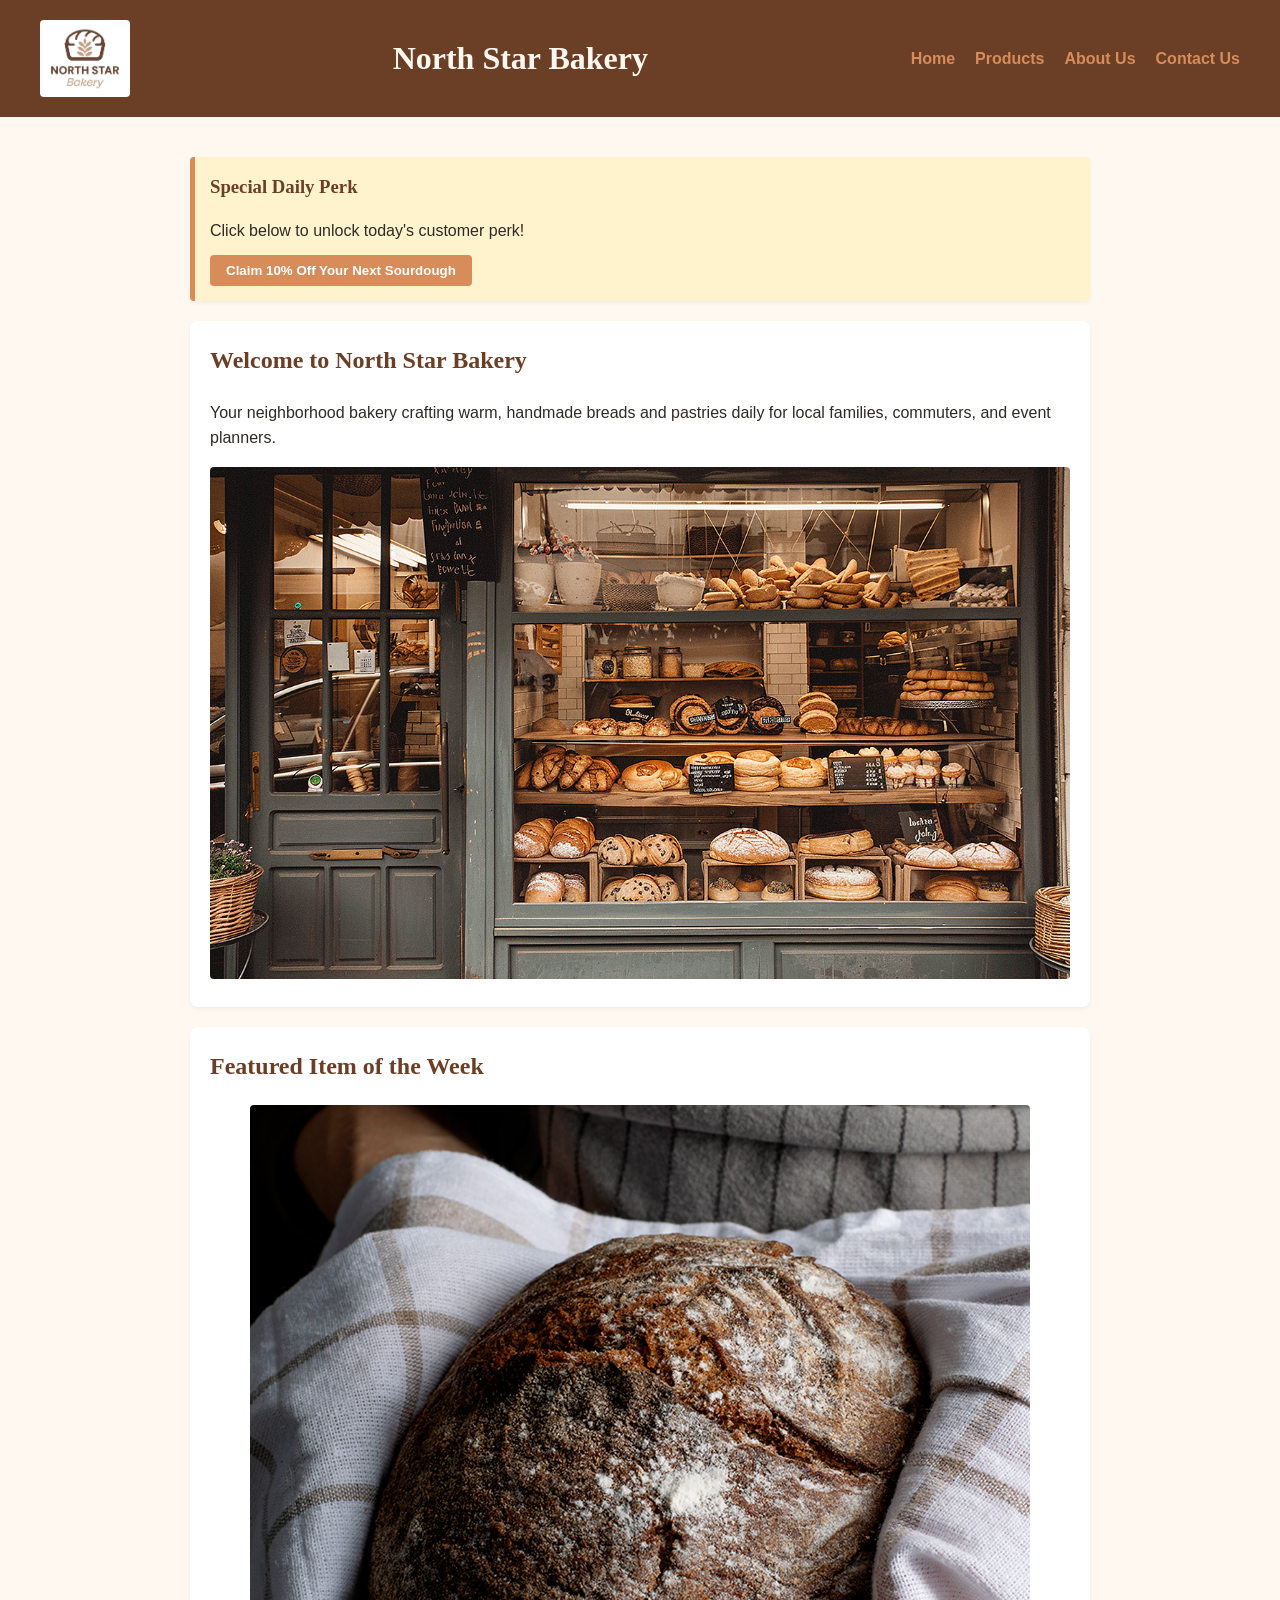
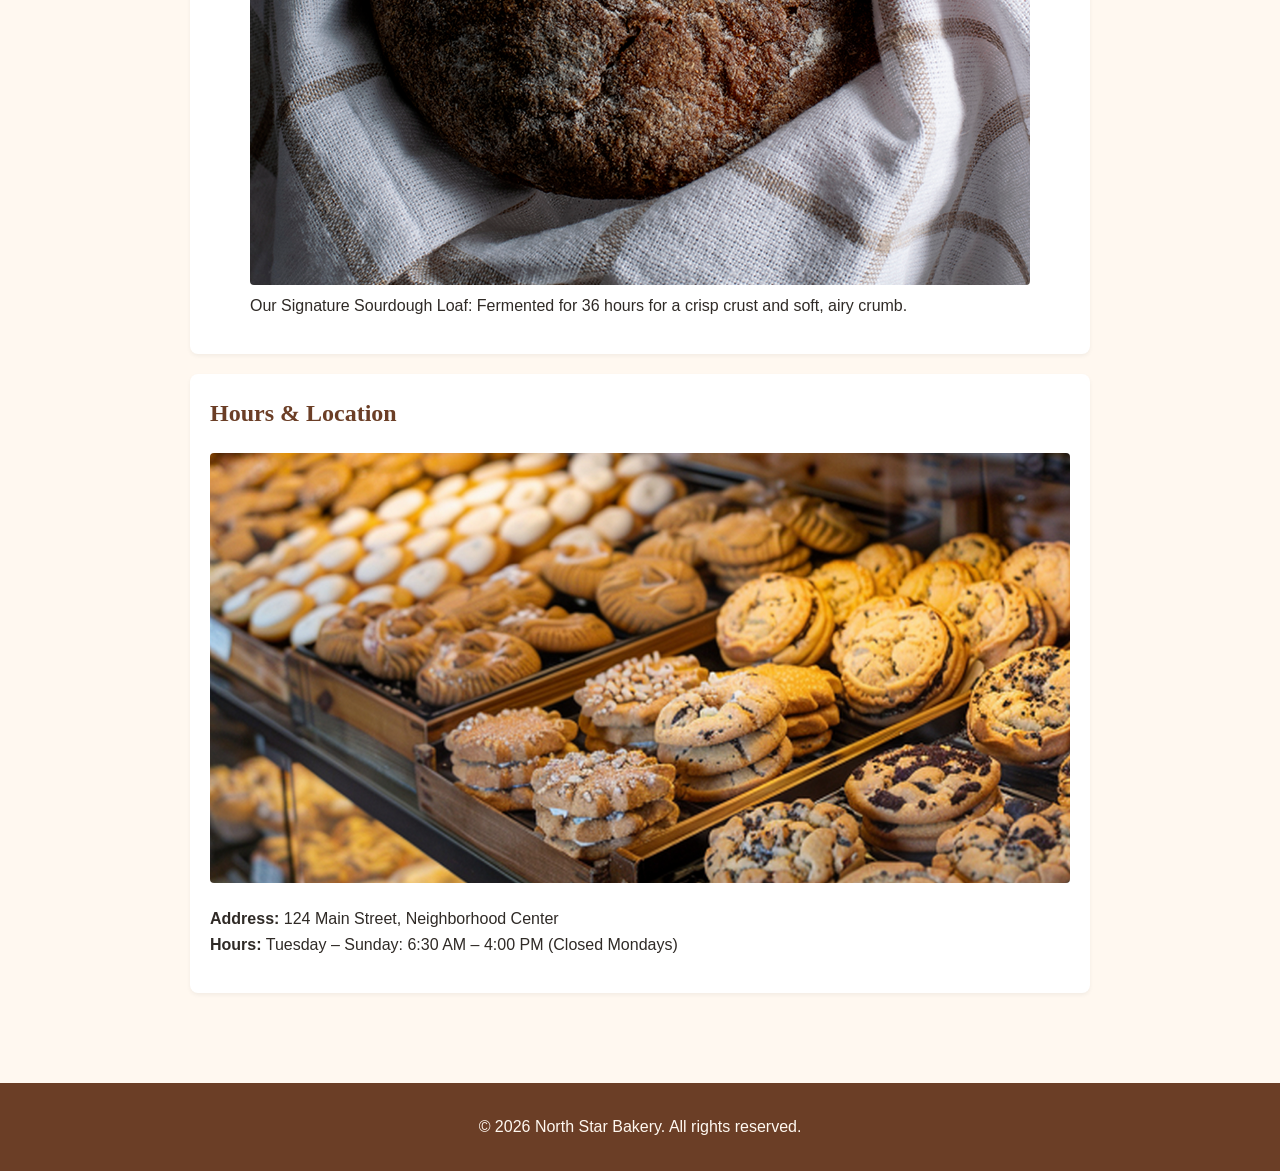
<file: index.html>
<!DOCTYPE html>
<html lang="en">

<head>
    <meta charset="UTF-8">
    <meta name="viewport" content="width=device-width, initial-scale=1.0">
    <title>North Star Bakery - Home</title>
    <link rel="stylesheet" href="styles.css">
    <script src="script.js" defer></script>
</head>

<body>
    <header>
        <img src="images/bakery-logo_c.png" alt="North Star Bakery logo" width="90" height="70">
        <h1>North Star Bakery</h1>
        <nav>
            <ul>
                <li><a href="index.html">Home</a></li>
                <li><a href="products.html">Products</a></li>
                <li><a href="about.html">About Us</a></li>
                <li><a href="contact.html">Contact Us</a></li>
            </ul>
        </nav>
    </header>

    <main>
        <section class="perk-card">
            <h3>Special Daily Perk</h3>
            <p id="perk-text">Click below to unlock today's customer perk!</p>
            <button id="perk-btn" type="button">Claim 10% Off Your Next Sourdough</button>
        </section>
        <section>
            <h2>Welcome to North Star Bakery</h2>
            <p>Your neighborhood bakery crafting warm, handmade breads and pastries daily for local families, commuters,
                and event planners.</p>
            <img src="images/bakery-storefront_c.png"
                alt="The cozy brick storefront of North Star Bakery with warm window lights">
        </section>

        <section>
            <h2>Featured Item of the Week</h2>
            <figure>
                <img src="images/bakery-signature-loaf_c.png"
                    alt="A freshly baked signature sourdough loaf featuring an intricate flour-dusted score mark">
                <figcaption>Our Signature Sourdough Loaf: Fermented for 36 hours for a crisp crust and soft, airy crumb.
                </figcaption>
            </figure>
        </section>

        <section>
            <h2>Hours &amp; Location</h2>
            <picture>
                <source media="(min-width: 768px)" srcset="images/bakery-feature-large_c.png">
                <img src="images/bakery-feature-small_c.png"
                    alt="Bakers dusting rustic wooden tables with flour during morning preparations">
            </picture>
            <p><strong>Address:</strong> 124 Main Street, Neighborhood Center<br>
                <strong>Hours:</strong> Tuesday – Sunday: 6:30 AM – 4:00 PM (Closed Mondays)
            </p>
        </section>
    </main>

    <footer>
        <p>&copy; 2026 North Star Bakery. All rights reserved.</p>
    </footer>
</body>

</html>
</file>
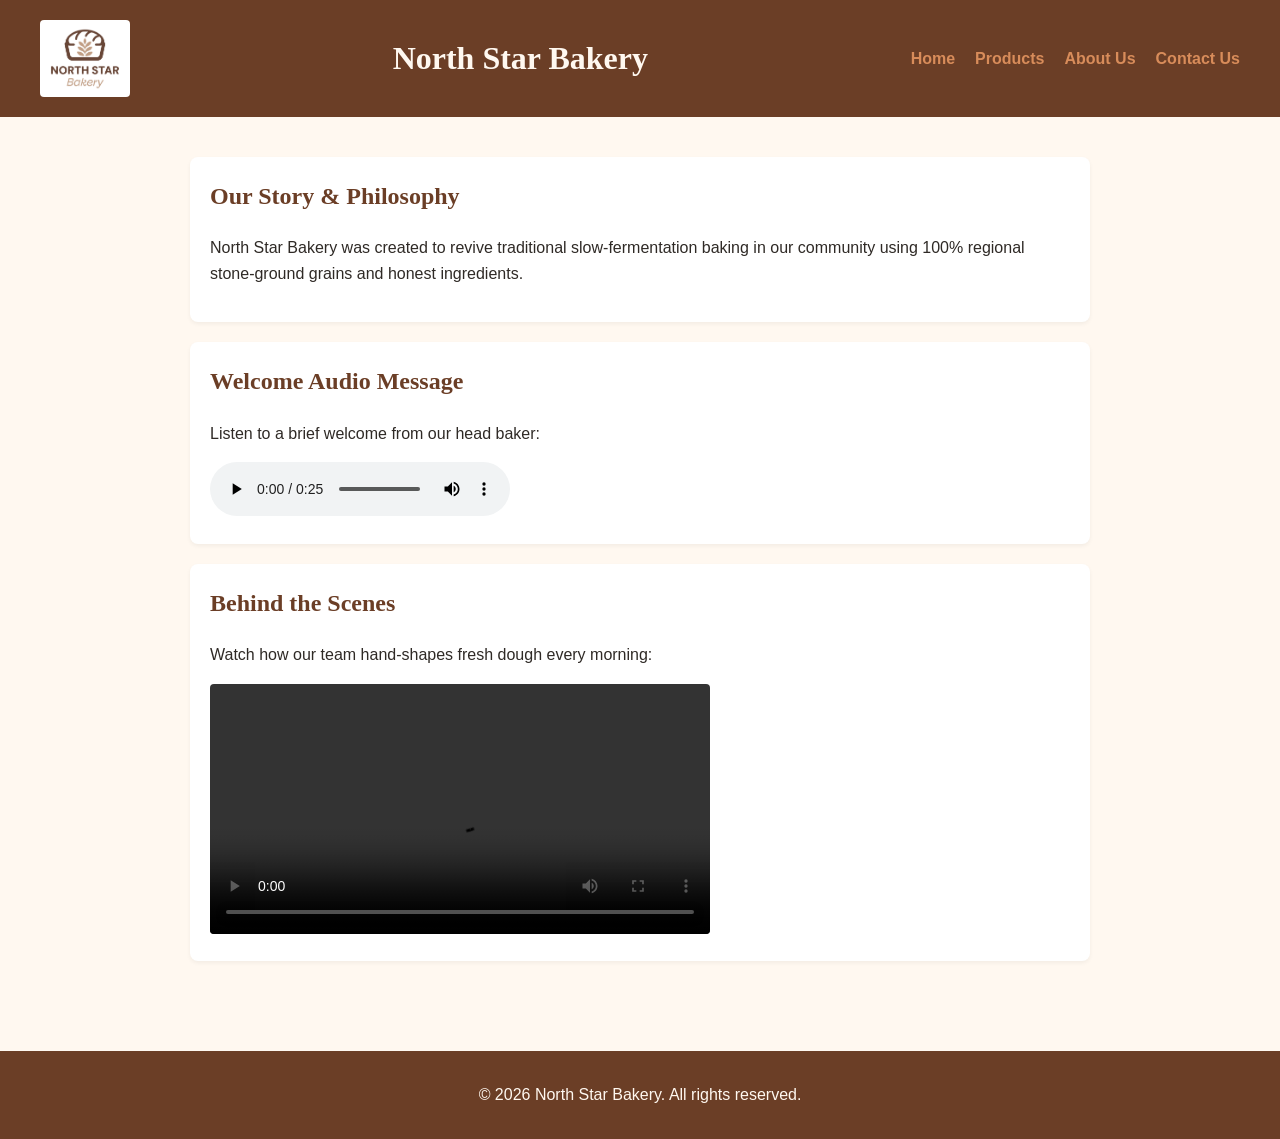
<file: about.html>
<!DOCTYPE html>
<html lang="en">
<head>
    <meta charset="UTF-8">
    <meta name="viewport" content="width=device-width, initial-scale=1.0">
    <title>About Us - North Star Bakery</title>
    <link rel="stylesheet" href="styles.css">
</head>
<body>
    <header>
        <img src="images/bakery-logo_c.png" alt="North Star Bakery logo" width="90" height="70">
        <h1>North Star Bakery</h1>
        <nav>
            <ul>
                <li><a href="index.html">Home</a></li>
                <li><a href="products.html">Products</a></li>
                <li><a href="about.html">About Us</a></li>
                <li><a href="contact.html">Contact Us</a></li>
            </ul>
        </nav>
    </header>

    <main>
        <section>
            <h2>Our Story &amp; Philosophy</h2>
            <p>North Star Bakery was created to revive traditional slow-fermentation baking in our community using 100% regional stone-ground grains and honest ingredients.</p>
        </section>

        <section>
            <h2>Welcome Audio Message</h2>
            <p>Listen to a brief welcome from our head baker:</p>
            <audio controls>
                <source src="media/bakery-welcome_c.mp3" type="audio/mpeg">
                Your browser does not support the audio element. <a href="media/bakery-welcome.mp3">Download audio greeting</a>.
            </audio>
        </section>

        <section>
            <h2>Behind the Scenes</h2>
            <p>Watch how our team hand-shapes fresh dough every morning:</p>
            <video controls width="500">
                <source src="media/bakery-behind-scenes_c.mp4" type="video/mp4">
                Your browser does not support video playback. <a href="media/bakery-behind-scenes_c.mp4">Download video</a>.
            </video>
        </section>
    </main>

    <footer>
        <p>&copy; 2026 North Star Bakery. All rights reserved.</p>
    </footer>
</body>
</html>
</file>
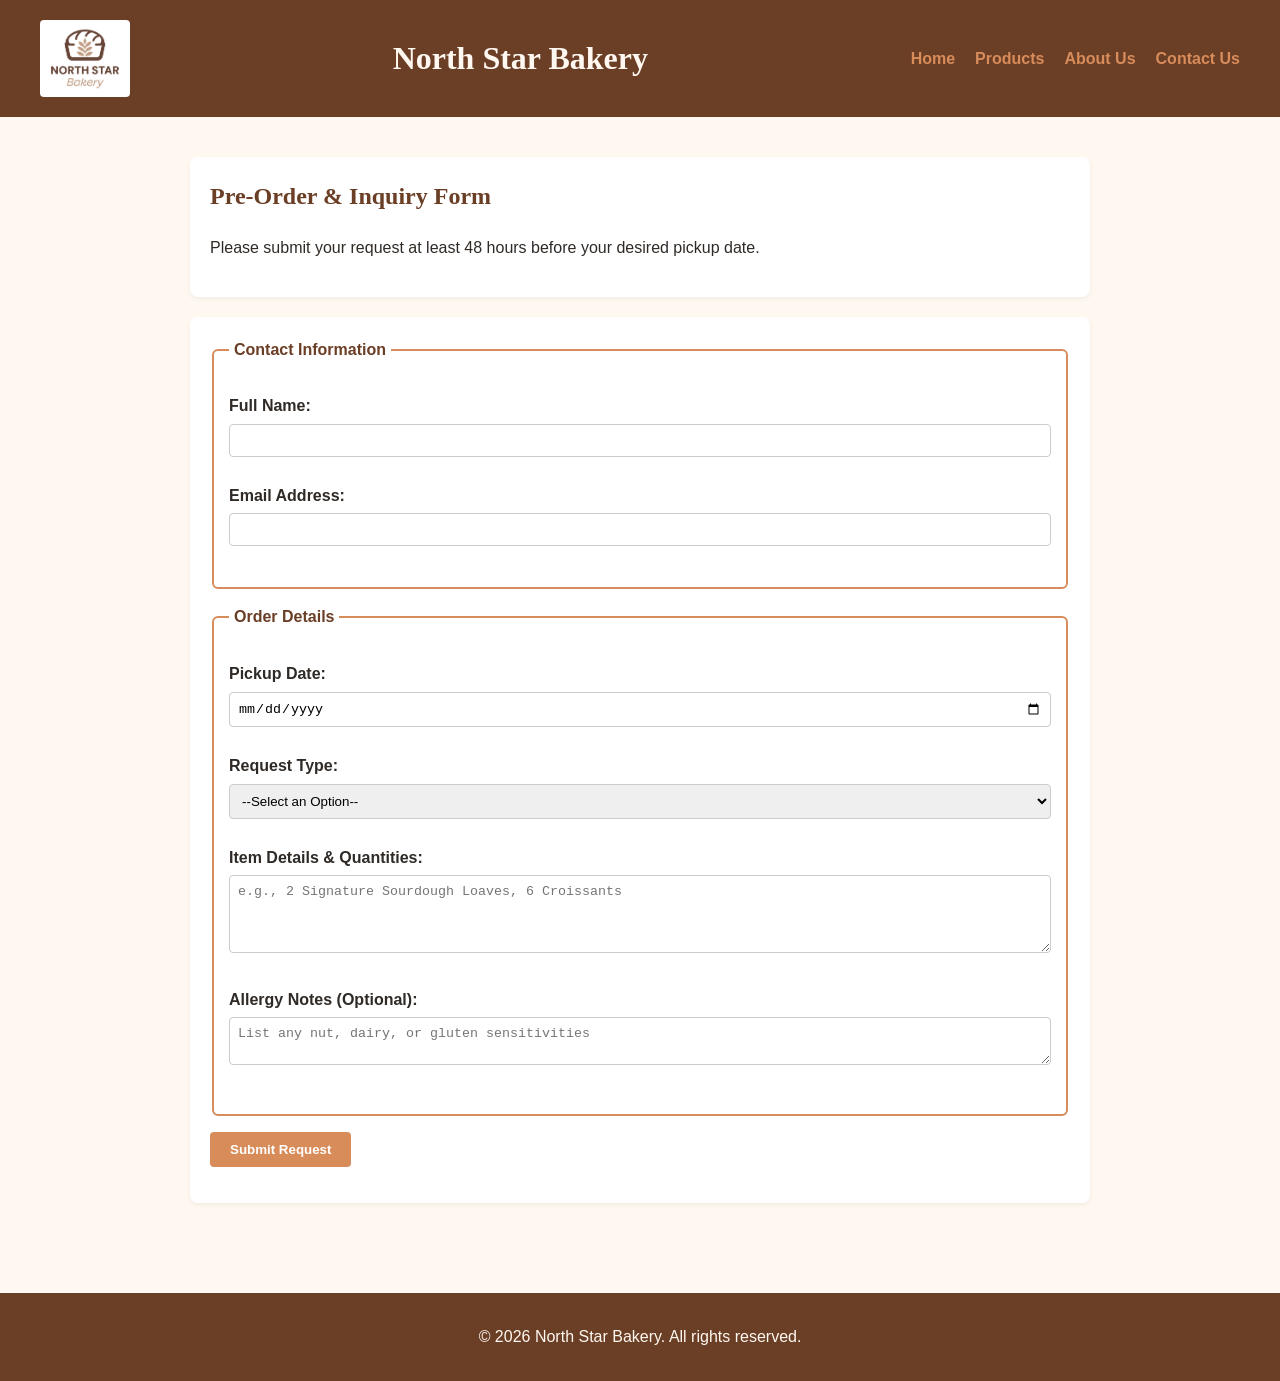
<file: contact.html>
<!DOCTYPE html>
<html lang="en">
<head>
    <meta charset="UTF-8">
    <meta name="viewport" content="width=device-width, initial-scale=1.0">
    <title>Contact Us - North Star Bakery</title>
    <link rel="stylesheet" href="styles.css">
    <script src="script.js" defer></script>
</head>
<body>
    <header>
        <img src="images/bakery-logo_c.png" alt="North Star Bakery logo" width="90" height="70">
        <h1>North Star Bakery</h1>
        <nav>
            <ul>
                <li><a href="index.html">Home</a></li>
                <li><a href="products.html">Products</a></li>
                <li><a href="about.html">About Us</a></li>
                <li><a href="contact.html">Contact Us</a></li>
            </ul>
        </nav>
    </header>

    <main>
        <section>
            <h2>Pre-Order &amp; Inquiry Form</h2>
            <p>Please submit your request at least 48 hours before your desired pickup date.</p>
        </section>

        <section>
            <form action="#" method="POST">
                <fieldset>
                    <legend>Contact Information</legend>
                    <p>
                        <label for="name">Full Name:</label>
                        <input type="text" id="name" name="name">
                    </p>
                    <p>
                        <label for="email">Email Address:</label>
                        <input type="email" id="email" name="email">
                    </p>
                </fieldset>

                <fieldset>
                    <legend>Order Details</legend>
                    <p>
                        <label for="pickup-date">Pickup Date:</label>
                        <input type="date" id="pickup-date" name="pickup-date" >
                    </p>
                    <p>
                        <label for="request-type">Request Type:</label>
                        <select id="request-type" name="request-type" >
                            <option value="">--Select an Option--</option>
                            <option value="pre-order">Product Pre-Order</option>
                            <option value="question">General Question</option>
                            <option value="catering">Catering Inquiry</option>
                        </select>
                    </p>
                    <p>
                        <label for="item-details">Item Details &amp; Quantities:</label>
                        <textarea id="item-details" name="item-details" rows="4" placeholder="e.g., 2 Signature Sourdough Loaves, 6 Croissants" ></textarea>
                    </p>
                    <p>
                        <label for="allergies">Allergy Notes (Optional):</label>
                        <textarea id="allergies" name="allergies" rows="2" placeholder="List any nut, dairy, or gluten sensitivities"></textarea>
                    </p>
                </fieldset>

                <p>
                    <button type="submit">Submit Request</button>
                </p>
            </form>
        </section>
    </main>

    <footer>
        <p>&copy; 2026 North Star Bakery. All rights reserved.</p>
    </footer>
</body>
</html>
</file>
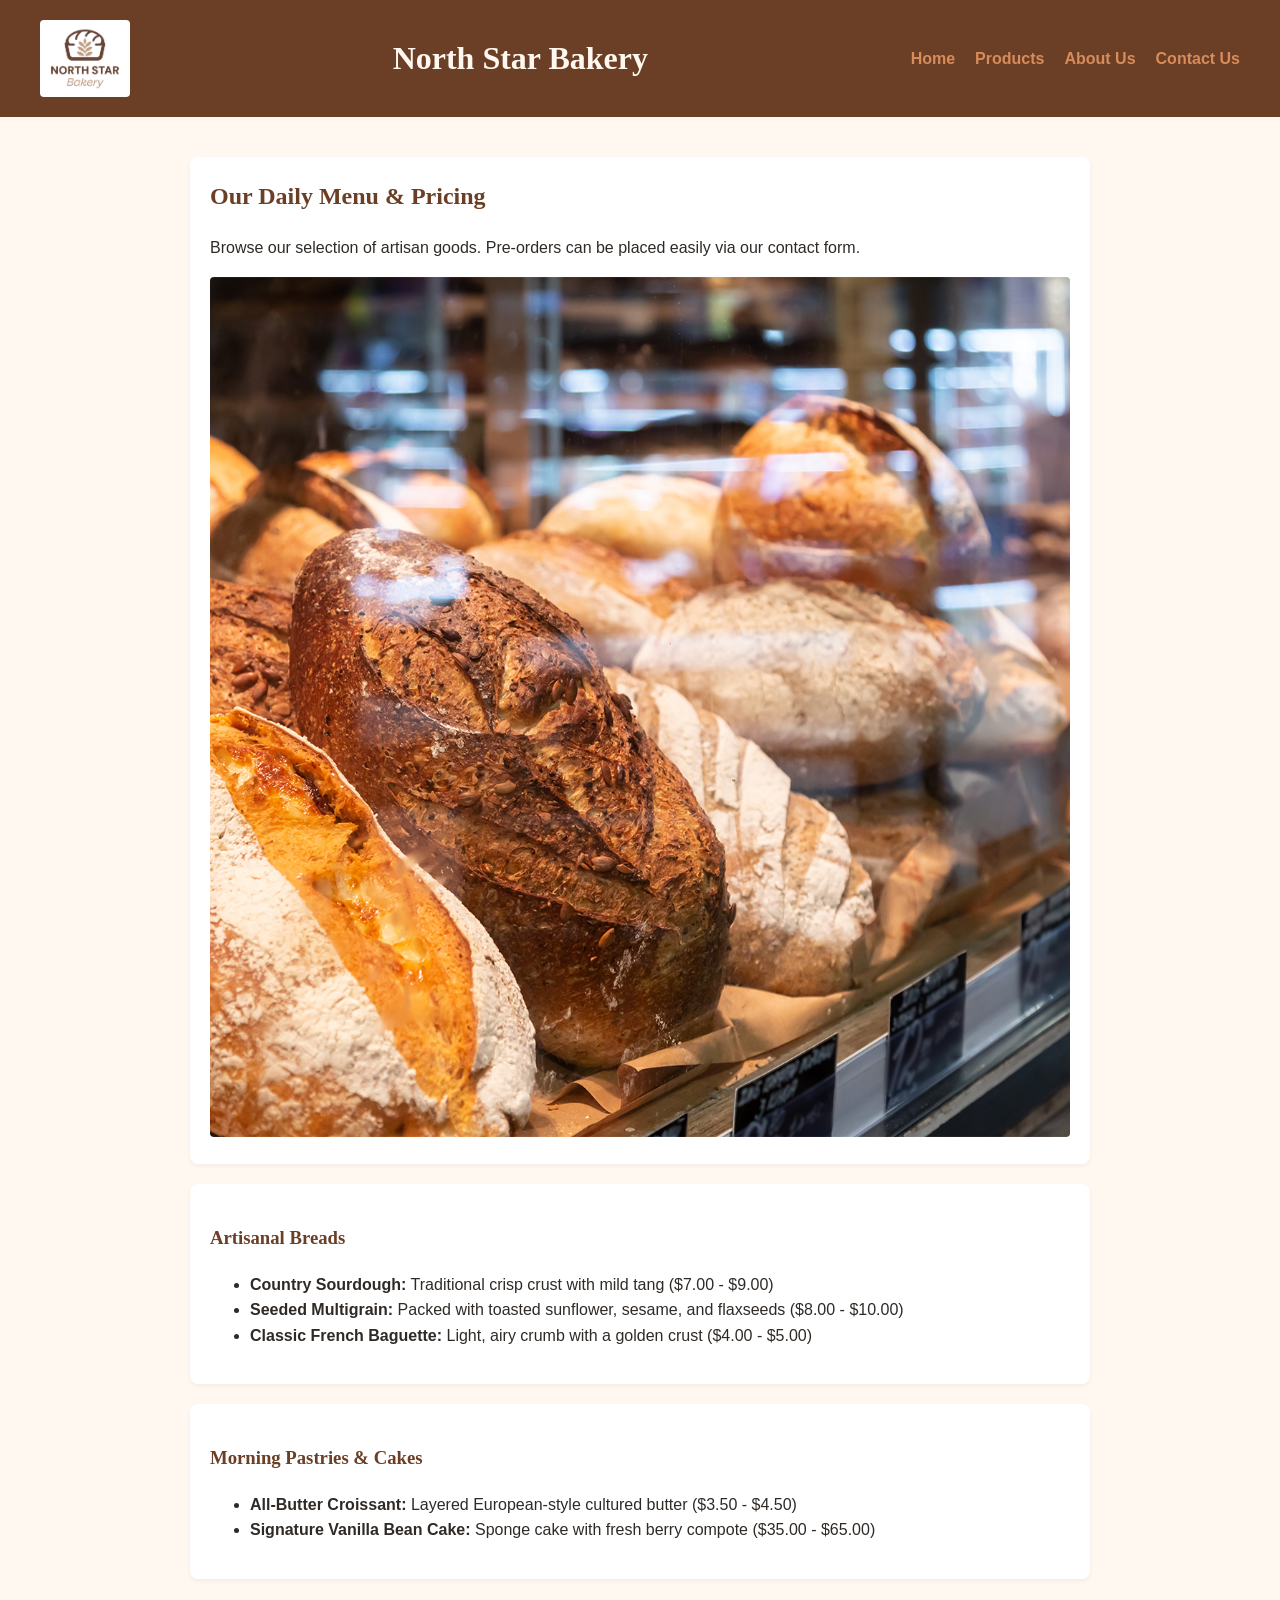
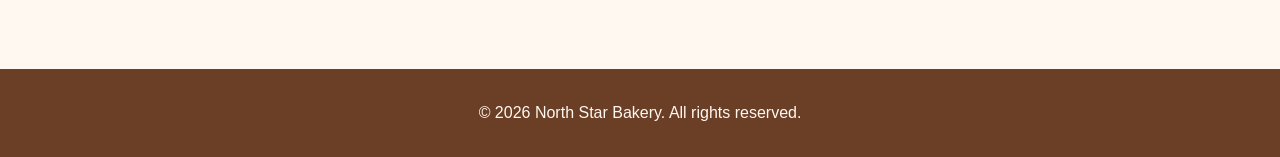
<file: products.html>
<!DOCTYPE html>
<html lang="en">
<head>
    <meta charset="UTF-8">
    <meta name="viewport" content="width=device-width, initial-scale=1.0">
    <title>Products &amp; Pricing - North Star Bakery</title>
    <link rel="stylesheet" href="styles.css">
</head>
<body>
    <header>
        <img src="images/bakery-logo_c.png" alt="North Star Bakery logo" width="90" height="70">
        <h1>North Star Bakery</h1>
        <nav>
            <ul>
                <li><a href="index.html">Home</a></li>
                <li><a href="products.html">Products</a></li>
                <li><a href="about.html">About Us</a></li>
                <li><a href="contact.html">Contact Us</a></li>
            </ul>
        </nav>
    </header>

    <main>
        <section>
            <h2>Our Daily Menu &amp; Pricing</h2>
            <p>Browse our selection of artisan goods. Pre-orders can be placed easily via our contact form.</p>
            <img src="images/bakery-bread_c.png" alt="An assortment of freshly baked artisan bread loaves and baguettes in woven baskets">
        </section>

        <section>
            <h3>Artisanal Breads</h3>
            <ul>
                <li><strong>Country Sourdough:</strong> Traditional crisp crust with mild tang ($7.00 - $9.00)</li>
                <li><strong>Seeded Multigrain:</strong> Packed with toasted sunflower, sesame, and flaxseeds ($8.00 - $10.00)</li>
                <li><strong>Classic French Baguette:</strong> Light, airy crumb with a golden crust ($4.00 - $5.00)</li>
            </ul>
        </section>

        <section>
            <h3>Morning Pastries &amp; Cakes</h3>
            <ul>
                <li><strong>All-Butter Croissant:</strong> Layered European-style cultured butter ($3.50 - $4.50)</li>
                <li><strong>Signature Vanilla Bean Cake:</strong> Sponge cake with fresh berry compote ($35.00 - $65.00)</li>
            </ul>
        </section>
    </main>

    <footer>
        <p>&copy; 2026 North Star Bakery. All rights reserved.</p>
    </footer>
</body>
</html>
</file>
<file: styles.css>
/* Color Palette & Base Styles */
body {
    background-color: #FFF8F0;
    color: #2F2A26;
    font-family: Arial, sans-serif;
    margin: 0;
    padding: 0;
    line-height: 1.6;
}

header {
    background-color: #6B3E26;
    color: #FFF8F0;
    padding: 20px;
    display: flex;
    flex-direction: column;
    align-items: center;
    gap: 15px;
}

h1, h2, h3 {
    font-family: Georgia, "Times New Roman", serif;
    color: #6B3E26;
}

header h1 {
    color: #FFF8F0;
    margin: 0;
    font-size: 2rem;
}

nav ul {
    list-style: none;
    padding: 0;
    margin: 0;
    display: flex;
    flex-direction: column;
    align-items: center;
    gap: 10px;
}

nav a {
    color: #D88C5A;
    text-decoration: none;
    font-weight: bold;
    transition: color 0.2s ease;
}

nav a:hover {
    color: #FFF8F0;
}

main {
    padding: 20px;
    max-width: 900px;
    margin: 0 auto;
}

section {
    background-color: #ffffff;
    padding: 20px;
    margin-bottom: 20px;
    border-radius: 8px;
    box-shadow: 0 2px 4px rgba(0,0,0,0.05);
}

section h2 {
    margin-top: 0;
}

img, picture img, video {
    max-width: 100%;
    height: auto;
    border-radius: 4px;
}

fieldset {
    border: 2px solid #D88C5A;
    border-radius: 6px;
    padding: 15px;
    margin-bottom: 15px;
}

legend {
    font-weight: bold;
    color: #6B3E26;
    padding: 0 5px;
}

label {
    display: block;
    margin-bottom: 5px;
    font-weight: bold;
}

/* Simple Eye-Catching Alert Banner Style */
.perk-card {
    background-color: #FFF3CD;
    border-left: 5px solid #D88C5A;
    padding: 15px;
    border-radius: 4px;
    margin-bottom: 20px;
}

.perk-card h3 {
    color: #6B3E26;
    margin-top: 0;
    margin-bottom: 8px;
}

.perk-card p {
    color: #2F2A26;
    margin-bottom: 12px;
}

#perk-btn {
    background-color: #D88C5A;
    color: #ffffff;
    padding: 8px 16px;
    border: none;
    border-radius: 4px;
    font-weight: bold;
    cursor: pointer;
}

#perk-btn:hover {
    background-color: #6B3E26;
}

#perk-btn:disabled {
    background-color: #ccc;
    color: #666;
    cursor: not-allowed;
}

input[type="text"],
input[type="email"],
input[type="date"],
select,
textarea {
    width: 100%;
    padding: 8px;
    margin-bottom: 10px;
    border: 1px solid #ccc;
    border-radius: 4px;
    box-sizing: border-box;
}

button[type="submit"] {
    background-color: #D88C5A;
    color: white;
    padding: 10px 20px;
    border: none;
    border-radius: 4px;
    font-weight: bold;
    cursor: pointer;
}

button[type="submit"]:hover {
    background-color: #6B3E26;
}

footer {
    background-color: #6B3E26;
    color: #FFF8F0;
    text-align: center;
    padding: 15px;
    margin-top: 30px;
}

/* Responsive Media Query for Tablets and Desktops (min-width: 768px) */
@media (min-width: 768px) {
    header {
        flex-direction: row;
        justify-content: space-between;
        padding: 20px 40px;
    }

    nav ul {
        flex-direction: row;
        gap: 20px;
    }

    main {
        padding: 40px;
    }
}
</file>
